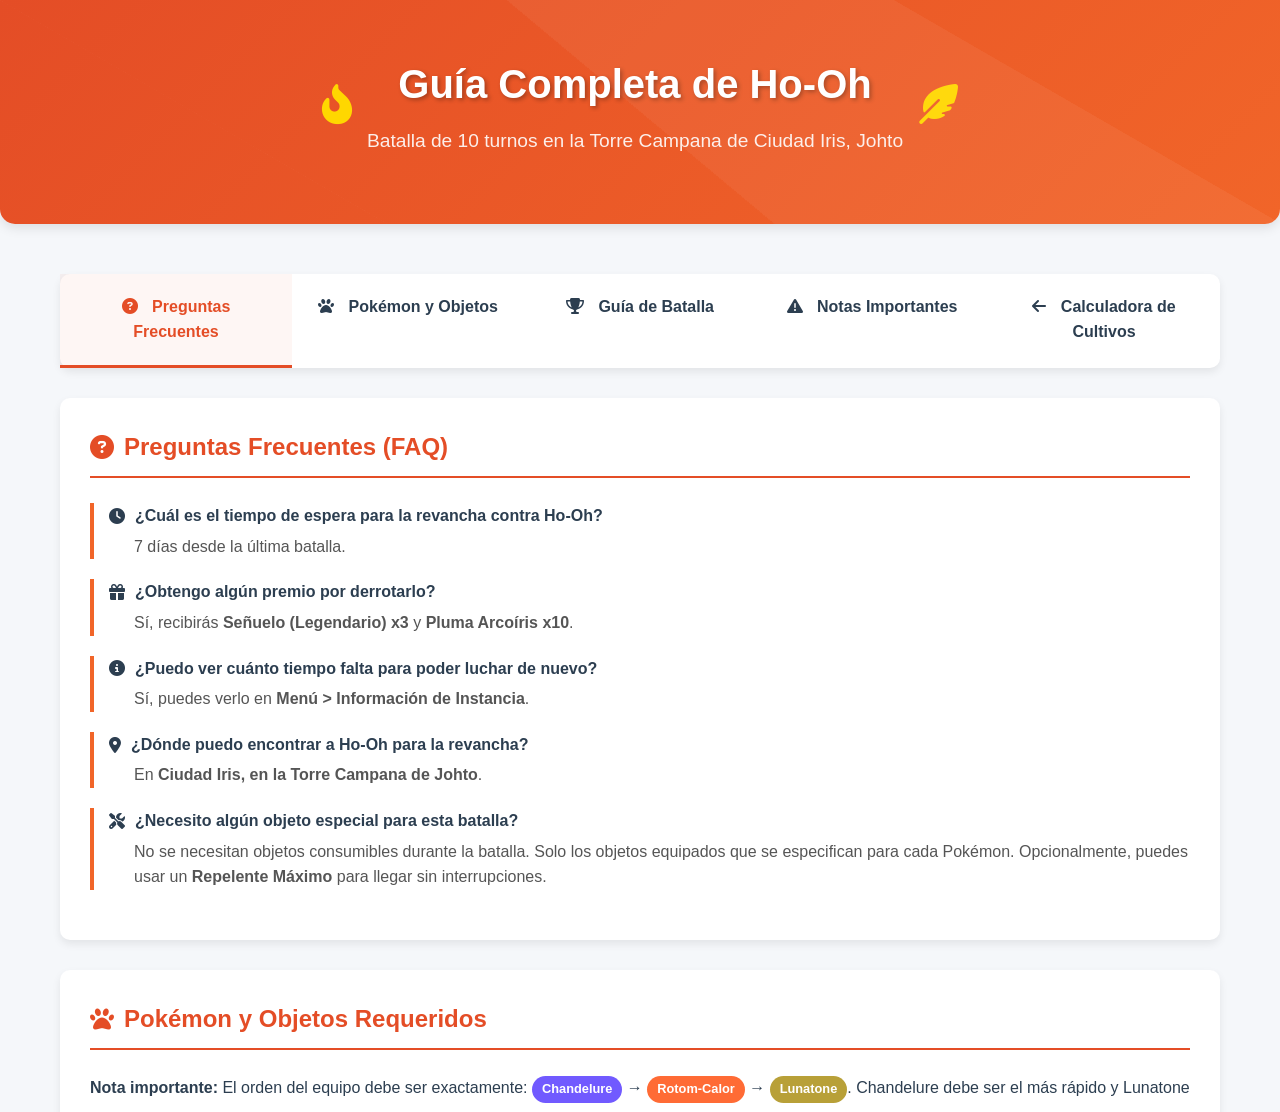
<file: Guia HO-OH.html>
<!doctype html>
<html lang="es">
  <head>
    <meta charset="UTF-8" />
    <meta name="viewport" content="width=device-width, initial-scale=1.0" />
    <title>Guía Completa - Ho-Oh en Torre Campana</title>
    <link rel="stylesheet" href="estilo-hooh.css" />
    <link
      rel="stylesheet"
      href="https://cdnjs.cloudflare.com/ajax/libs/font-awesome/6.4.0/css/all.min.css"
    />
  </head>
  <body>
    <header>
      <div class="container">
        <div class="logo">
          <i class="fas fa-fire-alt"></i>
          <div>
            <h1>Guía Completa de Ho-Oh</h1>
            <p class="subtitle">
              Batalla de 10 turnos en la Torre Campana de Ciudad Iris, Johto
            </p>
          </div>
          <i class="fas fa-feather-alt"></i>
        </div>
      </div>
    </header>

    <div class="container">
      <nav>
        <ul class="nav-list">
          <li class="nav-item">
            <a href="#faq" class="nav-link active" data-section="faq">
              <i class="fas fa-question-circle"></i> Preguntas Frecuentes
            </a>
          </li>
          <li class="nav-item">
            <a href="#pokemon" class="nav-link" data-section="pokemon">
              <i class="fas fa-paw"></i> Pokémon y Objetos
            </a>
          </li>
          <li class="nav-item">
            <a href="#battle" class="nav-link" data-section="battle">
              <i class="fas fa-trophy"></i> Guía de Batalla
            </a>
          </li>
          <li class="nav-item">
            <a href="#notes" class="nav-link" data-section="notes">
              <i class="fas fa-exclamation-triangle"></i> Notas Importantes
            </a>
          </li>
          <li class="nav-item">
            <a href="index.html" class="nav-link2">
              <i class="fas fa-arrow-left"></i> Calculadora de Cultivos
            </a>
          </li>
        </ul>
      </nav>

      <!-- Sección de Preguntas Frecuentes -->
      <input type="checkbox" id="toggle-faq" class="toggle-section" />
      <label for="toggle-faq" class="toggle-label">
        <i class="fas fa-question-circle"></i> Preguntas Frecuentes
      </label>
      <section id="faq" class="section active">
        <h2 class="section-title">
          <i class="fas fa-question-circle"></i> Preguntas Frecuentes (FAQ)
        </h2>

        <div class="faq-item">
          <div class="faq-question">
            <i class="fas fa-clock"></i> ¿Cuál es el tiempo de espera para la
            revancha contra Ho-Oh?
          </div>
          <div class="faq-answer">7 días desde la última batalla.</div>
        </div>

        <div class="faq-item">
          <div class="faq-question">
            <i class="fas fa-gift"></i> ¿Obtengo algún premio por derrotarlo?
          </div>
          <div class="faq-answer">
            Sí, recibirás <strong>Señuelo (Legendario) x3</strong> y
            <strong>Pluma Arcoíris x10</strong>.
          </div>
        </div>

        <div class="faq-item">
          <div class="faq-question">
            <i class="fas fa-info-circle"></i> ¿Puedo ver cuánto tiempo falta
            para poder luchar de nuevo?
          </div>
          <div class="faq-answer">
            Sí, puedes verlo en
            <strong>Menú > Información de Instancia</strong>.
          </div>
        </div>

        <div class="faq-item">
          <div class="faq-question">
            <i class="fas fa-map-marker-alt"></i> ¿Dónde puedo encontrar a Ho-Oh
            para la revancha?
          </div>
          <div class="faq-answer">
            En <strong>Ciudad Iris, en la Torre Campana de Johto</strong>.
          </div>
        </div>

        <div class="faq-item">
          <div class="faq-question">
            <i class="fas fa-tools"></i> ¿Necesito algún objeto especial para
            esta batalla?
          </div>
          <div class="faq-answer">
            No se necesitan objetos consumibles durante la batalla. Solo los
            objetos equipados que se especifican para cada Pokémon.
            Opcionalmente, puedes usar un <strong>Repelente Máximo</strong> para
            llegar sin interrupciones.
          </div>
        </div>
      </section>

      <!-- Sección de Pokémon y Objetos -->
      <input type="checkbox" id="toggle-pokemon" class="toggle-section" />
      <label for="toggle-pokemon" class="toggle-label">
        <i class="fas fa-paw"></i> Pokémon y Objetos
      </label>
      <section id="pokemon" class="section">
        <h2 class="section-title">
          <i class="fas fa-paw"></i> Pokémon y Objetos Requeridos
        </h2>
        <p>
          <strong>Nota importante:</strong> El orden del equipo debe ser
          exactamente:
          <span class="pokemon-indicator" style="background-color: var(--ghost)"
            >Chandelure</span
          >
          →
          <span class="pokemon-indicator" style="background-color: var(--fire)"
            >Rotom-Calor</span
          >
          →
          <span class="pokemon-indicator" style="background-color: var(--rock)"
            >Lunatone</span
          >. Chandelure debe ser el más rápido y Lunatone el más lento.
        </p>

        <div class="pokemon-grid">
          <!-- Chandelure -->
          <div class="pokemon-card">
            <div
              class="pokemon-header"
              style="
                background-color: var(--ghost);
                border-top-color: var(--ghost);
              "
            >
              <div class="pokemon-name">Chandelure</div>
              <div class="pokemon-type">Fantasma/Fuego</div>
            </div>
            <div class="pokemon-body">
              <div class="pokemon-item">
                <div class="item-icon" style="background-color: var(--ghost)">
                  <i class="fas fa-hat-wizard"></i>
                </div>
                <div>
                  <div class="item-name">Objeto: Hechizo</div>
                  <div>Aumenta el poder de movimientos de tipo Fantasma</div>
                </div>
              </div>

              <div class="pokemon-item">
                <div class="item-icon" style="background-color: #27ae60">
                  <i class="fas fa-chart-line"></i>
                </div>
                <div>
                  <div class="item-name">Naturaleza: Modesta</div>
                  <div>Aumenta Ataque Especial, disminuye Ataque</div>
                </div>
              </div>

              <h4>EVs / IVs:</h4>
              <table class="stats-table">
                <tr>
                  <th>Estadística</th>
                  <th>IVs</th>
                  <th>EVs</th>
                </tr>
                <tr>
                  <td>PS</td>
                  <td>25+</td>
                  <td>-</td>
                </tr>
                <tr>
                  <td>Defensa</td>
                  <td>25+</td>
                  <td>252</td>
                </tr>
                <tr>
                  <td>Ataque Especial</td>
                  <td>31</td>
                  <td>58</td>
                </tr>
                <tr>
                  <td>Defensa Especial</td>
                  <td>25+</td>
                  <td>200</td>
                </tr>
                <tr>
                  <td>Velocidad</td>
                  <td>31</td>
                  <td>-</td>
                </tr>
              </table>

              <h4 style="margin-top: 20px">Movimientos:</h4>
              <div class="pokemon-moves">
                <div class="move move-type-psychic">Velo Sagrado</div>
                <div class="move move-type-ghost">Bola Sombra</div>
                <div class="move move-type-psychic">Protección</div>
                <div class="move move-type-psychic">Más Psique</div>
              </div>
            </div>
          </div>

          <!-- Rotom-Calor -->
          <div class="pokemon-card">
            <div
              class="pokemon-header"
              style="
                background-color: var(--fire);
                border-top-color: var(--fire);
              "
            >
              <div class="pokemon-name">Rotom-Calor</div>
              <div class="pokemon-type">Eléctrico/Fuego</div>
            </div>
            <div class="pokemon-body">
              <div class="pokemon-item">
                <div class="item-icon" style="background-color: var(--fire)">
                  <i class="fas fa-mountain"></i>
                </div>
                <div>
                  <div class="item-name">Objeto: Arena Fina</div>
                  <div>Aumenta el poder de movimientos de tipo Tierra</div>
                </div>
              </div>

              <div class="pokemon-item">
                <div class="item-icon" style="background-color: #27ae60">
                  <i class="fas fa-chart-line"></i>
                </div>
                <div>
                  <div class="item-name">Naturaleza: Quieta</div>
                  <div>Aumenta Ataque Especial, disminuye Velocidad</div>
                </div>
              </div>

              <h4>EVs / IVs:</h4>
              <table class="stats-table">
                <tr>
                  <th>Estadística</th>
                  <th>IVs</th>
                  <th>EVs</th>
                </tr>
                <tr>
                  <td>PS</td>
                  <td>25+</td>
                  <td>6</td>
                </tr>
                <tr>
                  <td>Defensa</td>
                  <td>25+</td>
                  <td>-</td>
                </tr>
                <tr>
                  <td>Ataque Especial</td>
                  <td>31</td>
                  <td>252</td>
                </tr>
                <tr>
                  <td>Defensa Especial</td>
                  <td>25+</td>
                  <td>252</td>
                </tr>
                <tr>
                  <td>Velocidad</td>
                  <td>-</td>
                  <td>-</td>
                </tr>
              </table>

              <h4 style="margin-top: 20px">Movimientos:</h4>
              <div class="pokemon-moves">
                <div class="move move-type-fire">Poder Oculto (Tierra)</div>
                <div class="move move-type-electric">Rayo</div>
                <div class="move move-type-psychic">Pantalla de Luz</div>
                <div class="move move-type-psychic">Maquinación</div>
              </div>
            </div>
          </div>

          <!-- Lunatone -->
          <div class="pokemon-card">
            <div
              class="pokemon-header"
              style="
                background-color: var(--rock);
                border-top-color: var(--rock);
              "
            >
              <div class="pokemon-name">Lunatone</div>
              <div class="pokemon-type">Roca/Psíquico</div>
            </div>
            <div class="pokemon-body">
              <div class="pokemon-item">
                <div class="item-icon" style="background-color: var(--rock)">
                  <i class="fas fa-gem"></i>
                </div>
                <div>
                  <div class="item-name">Objeto: Piedra Dura</div>
                  <div>Aumenta el poder de movimientos de tipo Roca</div>
                </div>
              </div>

              <div class="pokemon-item">
                <div class="item-icon" style="background-color: #27ae60">
                  <i class="fas fa-chart-line"></i>
                </div>
                <div>
                  <div class="item-name">Naturaleza: Quieta</div>
                  <div>Aumenta Ataque Especial, disminuye Velocidad</div>
                </div>
              </div>

              <h4>EVs / IVs:</h4>
              <table class="stats-table">
                <tr>
                  <th>Estadística</th>
                  <th>IVs</th>
                  <th>EVs</th>
                </tr>
                <tr>
                  <td>PS</td>
                  <td>25+</td>
                  <td>92</td>
                </tr>
                <tr>
                  <td>Defensa</td>
                  <td>25+</td>
                  <td>252</td>
                </tr>
                <tr>
                  <td>Ataque Especial</td>
                  <td>31</td>
                  <td>166</td>
                </tr>
                <tr>
                  <td>Defensa Especial</td>
                  <td>25+</td>
                  <td>-</td>
                </tr>
                <tr>
                  <td>Velocidad</td>
                  <td>-</td>
                  <td>-</td>
                </tr>
              </table>

              <h4 style="margin-top: 20px">Movimientos:</h4>
              <div class="pokemon-moves">
                <div class="move move-type-psychic">Espacio Raro</div>
                <div class="move move-type-rock">Joya de Luz</div>
                <div class="move move-type-psychic">Protección</div>
                <div class="move move-type-psychic">Más Psique</div>
              </div>
            </div>
          </div>
        </div>
      </section>

      <!-- Sección de Guía de Batalla -->
      <input type="checkbox" id="toggle-battle" class="toggle-section" />
      <label for="toggle-battle" class="toggle-label">
        <i class="fas fa-trophy"></i> Guía de Batalla
      </label>
      <section id="battle" class="section">
        <h2 class="section-title">
          <i class="fas fa-trophy"></i> Guía Paso a Paso de la Batalla
        </h2>
        <p>
          La batalla contra Ho-Oh sigue un guión exacto de
          <strong>10 turnos</strong>. Sigue estas instrucciones cuidadosamente
          para tener éxito.
        </p>

        <div class="turns-container" id="turns-container">
          <!-- Los turnos se generarán con JavaScript -->
        </div>
      </section>

      <!-- Sección de Notas Importantes -->
      <input type="checkbox" id="toggle-notes" class="toggle-section" />
      <label for="toggle-notes" class="toggle-label">
        <i class="fas fa-exclamation-triangle"></i> Notas Importantes
      </label>
      <section id="notes" class="section">
        <h2 class="section-title">
          <i class="fas fa-exclamation-triangle"></i> Notas Importantes
        </h2>

        <div class="important-notes">
          <div class="note-item">
            <i class="fas fa-exclamation-circle"></i>
            <div>
              <strong>Orden del equipo:</strong> Debes empezar con solo los 3
              Pokémon requeridos en tu equipo y en el siguiente orden exacto:
              <span
                class="pokemon-indicator"
                style="background-color: var(--ghost)"
                >Chandelure</span
              >,
              <span
                class="pokemon-indicator"
                style="background-color: var(--fire)"
                >Rotom-Calor</span
              >,
              <span
                class="pokemon-indicator"
                style="background-color: var(--rock)"
                >Lunatone</span
              >.
            </div>
          </div>

          <div class="note-item">
            <i class="fas fa-exclamation-circle"></i>
            <div>
              <strong>Bestias Legendarias:</strong> Cuando la guía dice "Mata a
              la bestia legendaria":
              <ul style="margin-left: 20px; margin-top: 5px">
                <li>
                  Contra <strong>Entei</strong> o <strong>Raikou</strong>: usa
                  <strong>Poder Oculto</strong> (de Rotom).
                </li>
                <li>
                  Contra <strong>Suicune</strong>: usa <strong>Rayo</strong> (de
                  Rotom).
                </li>
              </ul>
            </div>
          </div>

          <div class="note-item">
            <i class="fas fa-exclamation-circle"></i>
            <div>
              <strong>Turno 6 - ¡Sin críticos!</strong> En el
              <strong>Turno 6</strong>, el ataque de Lunatone
              <strong>NO</strong> debe ser un golpe crítico. Si Lunatone hace
              crítico, Ho-Oh morirá prematuramente y arruinará la estrategia.
            </div>
          </div>

          <div class="note-item">
            <i class="fas fa-exclamation-circle"></i>
            <div>
              <strong>Turno 9 - Bajas esperadas:</strong> Al final del
              <strong>Turno 9</strong>, Ho-Oh usualmente debilita a uno de tus
              Pokémon. Esto es normal y no afecta el resultado. Simplemente
              termina la batalla con los dos Pokémon que queden.
            </div>
          </div>

          <div class="note-item">
            <i class="fas fa-exclamation-circle"></i>
            <div>
              <strong>Copiar estadísticas:</strong> Cuando uses
              <strong>Más Psique</strong> (en Turnos 3 y 8), asegúrate de
              seleccionar a <strong>Rotom</strong> como objetivo para copiar sus
              estadísticas aumentadas por Maquinación.
            </div>
          </div>
        </div>
      </section>

      <footer>
        <p>
          Guía para Pokémon Universe • Batalla contra Ho-Oh en Torre Campana
        </p>
        <p>Recuerda: El cooldown es de 7 días. ¡Buena suerte en tu batalla!</p>
      </footer>
    </div>

    <script src="script-hooh.js"></script>
  </body>
</html>
</file>
<file: estilo-hooh.css>
:root {
            --primary: #E44D26;
            --secondary: #F16529;
            --accent: #FFD700;
            --dark: #2C3E50;
            --light: #ECF0F1;
            --fire: #FF6B35;
            --psychic: #FF6B9D;
            --ghost: #715AFF;
            --rock: #B8A038;
            --electric: #FFD700;
            --success: #27AE60;
            --warning: #F39C12;
            --danger: #E74C3C;
        }
        
        * {
            margin: 0;
            padding: 0;
            box-sizing: border-box;
            font-family: 'Segoe UI', Tahoma, Geneva, Verdana, sans-serif;
        }
        
        body {
            background-color: #f5f7fa;
            color: var(--dark);
            line-height: 1.6;
        }
        
        .container {
            max-width: 1200px;
            margin: 0 auto;
            padding: 20px;
        }
        
        /* Header */
        header {
            background: linear-gradient(135deg, var(--primary), var(--secondary));
            color: white;
            padding: 2rem 0;
            text-align: center;
            border-radius: 0 0 15px 15px;
            box-shadow: 0 4px 12px rgba(0, 0, 0, 0.1);
            margin-bottom: 30px;
            position: relative;
            overflow: hidden;
        }
        
        header::before {
            content: "";
            position: absolute;
            top: -50%;
            left: -50%;
            width: 200%;
            height: 200%;
            background: url('data:image/svg+xml;utf8,<svg xmlns="http://www.w3.org/2000/svg" viewBox="0 0 100 100" preserveAspectRatio="none"><path d="M0,0 L100,0 L100,100 Z" fill="rgba(255,255,255,0.05)"/></svg>');
            background-size: cover;
            transform: rotate(30deg);
        }
        
        .logo {
            display: flex;
            align-items: center;
            justify-content: center;
            gap: 15px;
            margin-bottom: 15px;
        }
        
        .logo i {
            font-size: 2.5rem;
            color: var(--accent);
        }
        
        h1 {
            font-size: 2.5rem;
            text-shadow: 2px 2px 4px rgba(0, 0, 0, 0.3);
            margin-bottom: 10px;
        }
        
        .subtitle {
            font-size: 1.2rem;
            opacity: 0.9;
            max-width: 800px;
            margin: 0 auto;
        }
        
        /* Navegación */
        nav {
            background-color: white;
            border-radius: 10px;
            box-shadow: 0 4px 8px rgba(0, 0, 0, 0.08);
            margin-bottom: 30px;
            position: sticky;
            top: 10px;
            z-index: 100;
        }
        
        .nav-list {
            display: flex;
            list-style: none;
            justify-content: center;
            flex-wrap: wrap;
        }
        
        .nav-item {
            flex: 1;
            min-width: 200px;
            text-align: center;
        }
        
        .nav-link {
            display: block;
            padding: 20px;
            text-decoration: none;
            color: var(--dark);
            font-weight: 600;
            border-bottom: 3px solid transparent;
            transition: all 0.3s ease;
        }
        
        .nav-link:hover, .nav-link.active {
            color: var(--primary);
            border-bottom: 3px solid var(--primary);
            background-color: rgba(228, 77, 38, 0.05);
        }
        
        .nav-link i {
            margin-right: 10px;
        }
/* nav link2 */
.nav-link2 {
            display: block;
            padding: 20px;
            text-decoration: none;
            color: var(--dark);
            font-weight: 600;
            border-bottom: 3px solid transparent;
            transition: all 0.3s ease;
        }
        
        .nav-link2:hover, .nav-link.active {
            color: var(--primary);
            border-bottom: 3px solid var(--primary);
            background-color: rgba(228, 77, 38, 0.05);
        }
        
        .nav-link2 i {
            margin-right: 10px;
        }
        
        
        /* Contenido principal */
        .section {
            background-color: white;
            border-radius: 10px;
            padding: 30px;
            margin-bottom: 30px;
            box-shadow: 0 4px 8px rgba(0, 0, 0, 0.08);
            display: none;
        }
        
        .section.active {
            display: block;
            animation: fadeIn 0.5s ease;
        }
        
        @keyframes fadeIn {
            from { opacity: 0; transform: translateY(10px); }
            to { opacity: 1; transform: translateY(0); }
        }
        
        .section-title {
            color: var(--primary);
            border-bottom: 2px solid var(--primary);
            padding-bottom: 10px;
            margin-bottom: 25px;
            display: flex;
            align-items: center;
            gap: 10px;
        }
        
        .section-title i {
            font-size: 1.5rem;
        }
        
        /* FAQ */
        .faq-item {
            margin-bottom: 20px;
            border-left: 4px solid var(--secondary);
            padding-left: 15px;
        }
        
        .faq-question {
            font-weight: 600;
            color: var(--dark);
            margin-bottom: 5px;
            display: flex;
            align-items: center;
            gap: 10px;
        }
        
        .faq-answer {
            color: #555;
            padding-left: 25px;
        }
        
        /* Pokémon Cards */
        .pokemon-grid {
            display: grid;
            grid-template-columns: repeat(auto-fill, minmax(350px, 1fr));
            gap: 25px;
            margin-top: 30px;
        }
        
        .pokemon-card {
            border-radius: 10px;
            overflow: hidden;
            box-shadow: 0 6px 12px rgba(0, 0, 0, 0.1);
            transition: transform 0.3s ease, box-shadow 0.3s ease;
            border-top: 5px solid;
        }
        
        .pokemon-card:hover {
            transform: translateY(-5px);
            box-shadow: 0 12px 20px rgba(0, 0, 0, 0.15);
        }
        
        .pokemon-header {
            padding: 20px;
            color: white;
            display: flex;
            align-items: center;
            justify-content: space-between;
        }
        
        .pokemon-name {
            font-size: 1.5rem;
            font-weight: 700;
        }
        
        .pokemon-type {
            display: inline-block;
            padding: 5px 12px;
            border-radius: 20px;
            font-size: 0.9rem;
            font-weight: 600;
            background-color: rgba(255, 255, 255, 0.2);
        }
        
        .pokemon-body {
            padding: 20px;
        }
        
        .pokemon-item {
            display: flex;
            align-items: center;
            margin-bottom: 15px;
            padding-bottom: 15px;
            border-bottom: 1px dashed #eee;
        }
        
        .item-icon {
            width: 40px;
            height: 40px;
            border-radius: 50%;
            display: flex;
            align-items: center;
            justify-content: center;
            margin-right: 15px;
            color: white;
            font-size: 1.2rem;
        }
        
        .item-name {
            font-weight: 600;
        }
        
        .pokemon-moves {
            display: grid;
            grid-template-columns: repeat(2, 1fr);
            gap: 10px;
            margin-top: 15px;
        }
        
        .move {
            padding: 8px 12px;
            border-radius: 5px;
            text-align: center;
            font-weight: 600;
            font-size: 0.9rem;
        }
        
        .move-type-ghost {
            background-color: rgba(113, 90, 255, 0.15);
            color: var(--ghost);
            border-left: 3px solid var(--ghost);
        }
        
        .move-type-fire {
            background-color: rgba(255, 107, 53, 0.15);
            color: var(--fire);
            border-left: 3px solid var(--fire);
        }
        
        .move-type-electric {
            background-color: rgba(255, 215, 0, 0.15);
            color: #b89300;
            border-left: 3px solid var(--electric);
        }
        
        .move-type-psychic {
            background-color: rgba(255, 107, 157, 0.15);
            color: var(--psychic);
            border-left: 3px solid var(--psychic);
        }
        
        .move-type-rock {
            background-color: rgba(184, 160, 56, 0.15);
            color: var(--rock);
            border-left: 3px solid var(--rock);
        }
        
        /* Tabla de EVs/IVs */
        .stats-table {
            width: 100%;
            border-collapse: collapse;
            margin-top: 15px;
        }
        
        .stats-table th, .stats-table td {
            padding: 12px 15px;
            text-align: center;
            border: 1px solid #eee;
        }
        
        .stats-table th {
            background-color: rgba(228, 77, 38, 0.1);
            color: var(--primary);
            font-weight: 600;
        }
        
        /* Battle Guide */
        .turns-container {
            display: flex;
            flex-direction: column;
            gap: 20px;
            margin-top: 30px;
        }
        
        .turn {
            background-color: #f9f9f9;
            border-radius: 10px;
            overflow: hidden;
            border-left: 5px solid var(--primary);
            transition: all 0.3s ease;
        }
        
        .turn:hover {
            background-color: #f0f7ff;
            transform: translateX(5px);
        }
        
        .turn-header {
            background-color: rgba(228, 77, 38, 0.08);
            padding: 15px 20px;
            display: flex;
            align-items: center;
            justify-content: space-between;
            cursor: pointer;
        }
        
        .turn-number {
            font-weight: 700;
            font-size: 1.2rem;
            color: var(--primary);
        }
        
        .turn-actions {
            display: flex;
            gap: 15px;
            padding: 20px;
            flex-wrap: wrap;
        }
        
        .action {
            flex: 1;
            min-width: 200px;
            background-color: white;
            padding: 15px;
            border-radius: 8px;
            box-shadow: 0 3px 6px rgba(0, 0, 0, 0.05);
            border-top: 3px solid;
        }
        
        .pokemon-indicator {
            display: inline-block;
            padding: 3px 10px;
            border-radius: 20px;
            font-size: 0.8rem;
            font-weight: 600;
            color: white;
            margin-bottom: 8px;
        }
        
        .action-desc {
            font-weight: 600;
            color: var(--dark);
        }
        
        /* Notas importantes */
        .important-notes {
            background-color: rgba(243, 156, 18, 0.1);
            border-left: 4px solid var(--warning);
            padding: 20px;
            border-radius: 0 8px 8px 0;
            margin-top: 30px;
        }
        
        .note-item {
            display: flex;
            align-items: flex-start;
            margin-bottom: 15px;
        }
        
        .note-item i {
            color: var(--warning);
            margin-right: 10px;
            margin-top: 3px;
        }
        
        /* Footer */
        footer {
            text-align: center;
            padding: 30px 0;
            margin-top: 40px;
            color: #7f8c8d;
            border-top: 1px solid #eee;
        }
        
        /* Responsive */
        @media (max-width: 768px) {
            .nav-list {
                flex-direction: column;
            }
            
            .nav-item {
                min-width: 100%;
            }
            
            .pokemon-grid {
                grid-template-columns: 1fr;
            }
            
            .pokemon-moves {
                grid-template-columns: 1fr;
            }
            
            .turn-actions {
                flex-direction: column;
            }
            
            h1 {
                font-size: 2rem;
            }
        }
        
        /* Botón de toggle de sección */
        .toggle-section {
            display: none;
        }
        
        .toggle-label {
            display: none;
            background-color: var(--primary);
            color: white;
            padding: 15px;
            border-radius: 5px;
            margin-bottom: 15px;
            cursor: pointer;
            text-align: center;
            font-weight: 600;
        }
        
        @media (max-width: 768px) {
            .toggle-label {
                display: block;
            }
            
            .section {
                display: none;
            }
            
            .toggle-section:checked + .toggle-label + .section {
                display: block;
            }
        }
</file>
